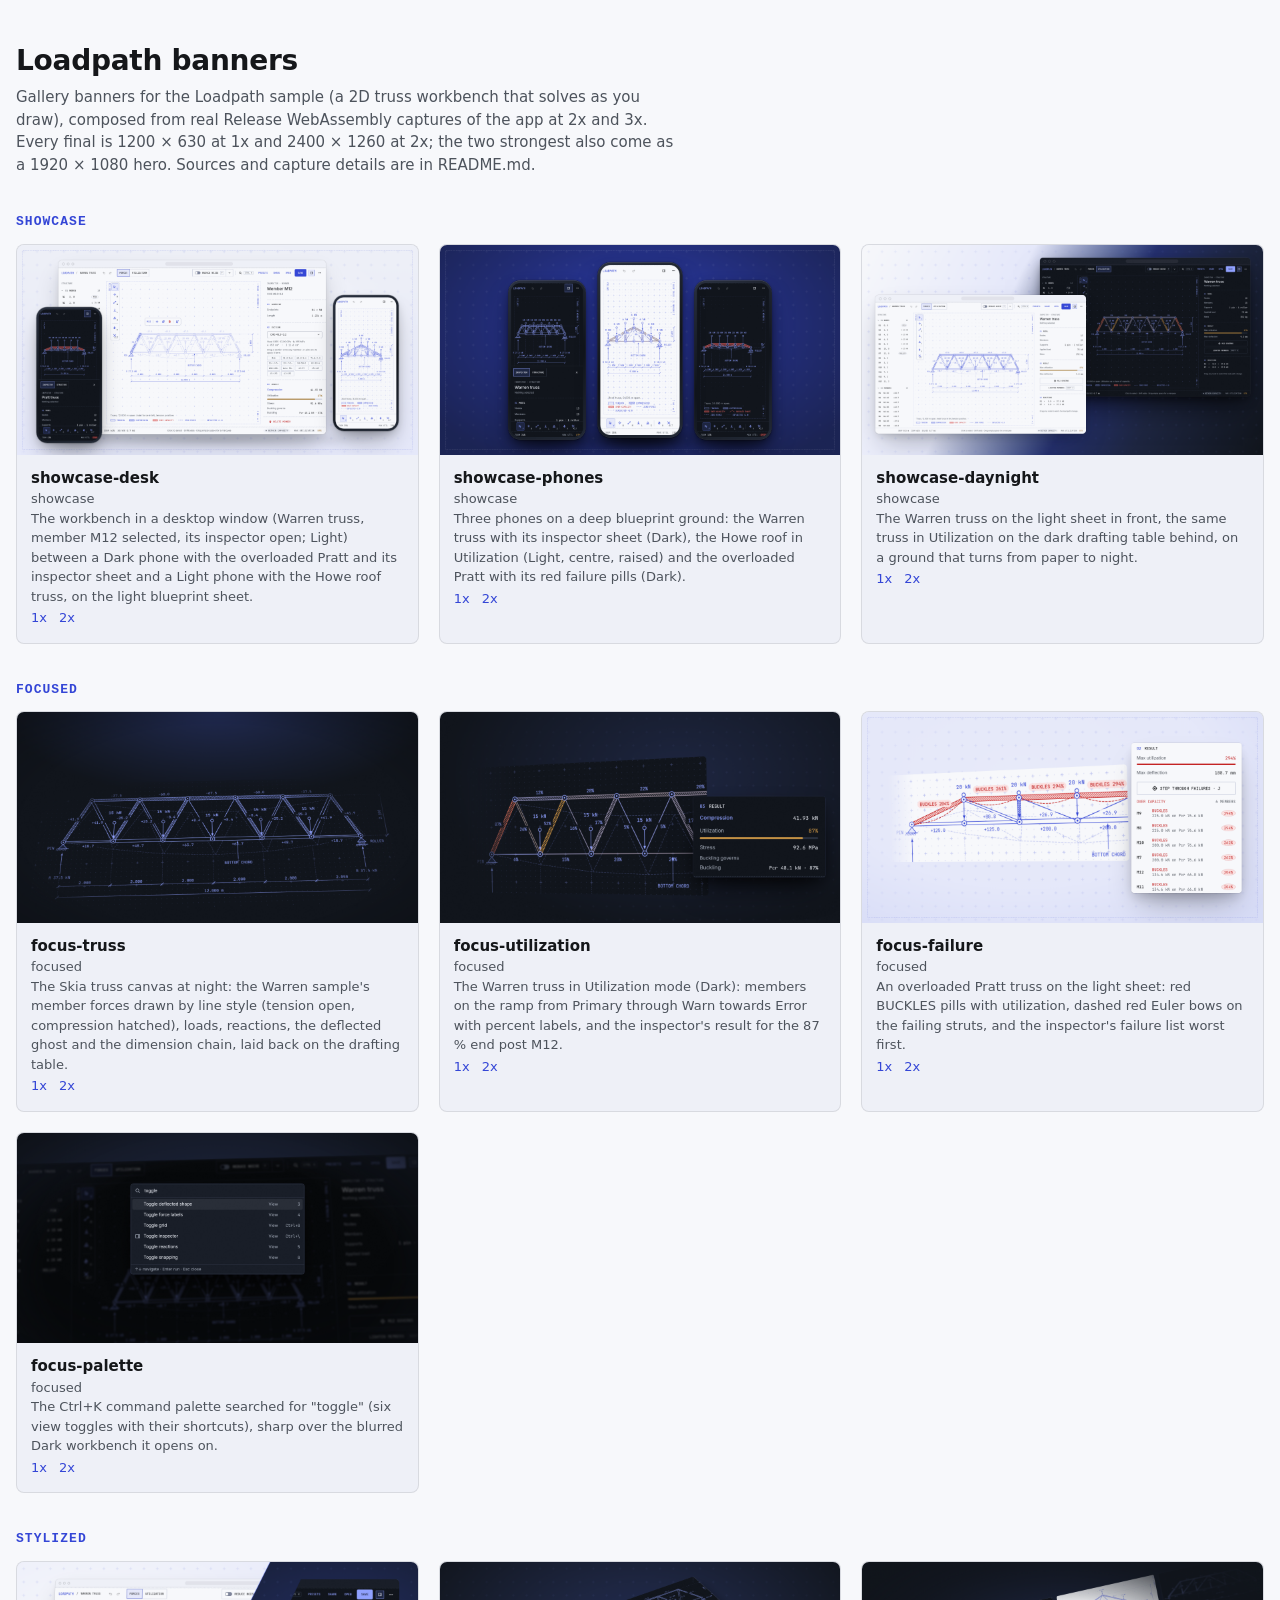
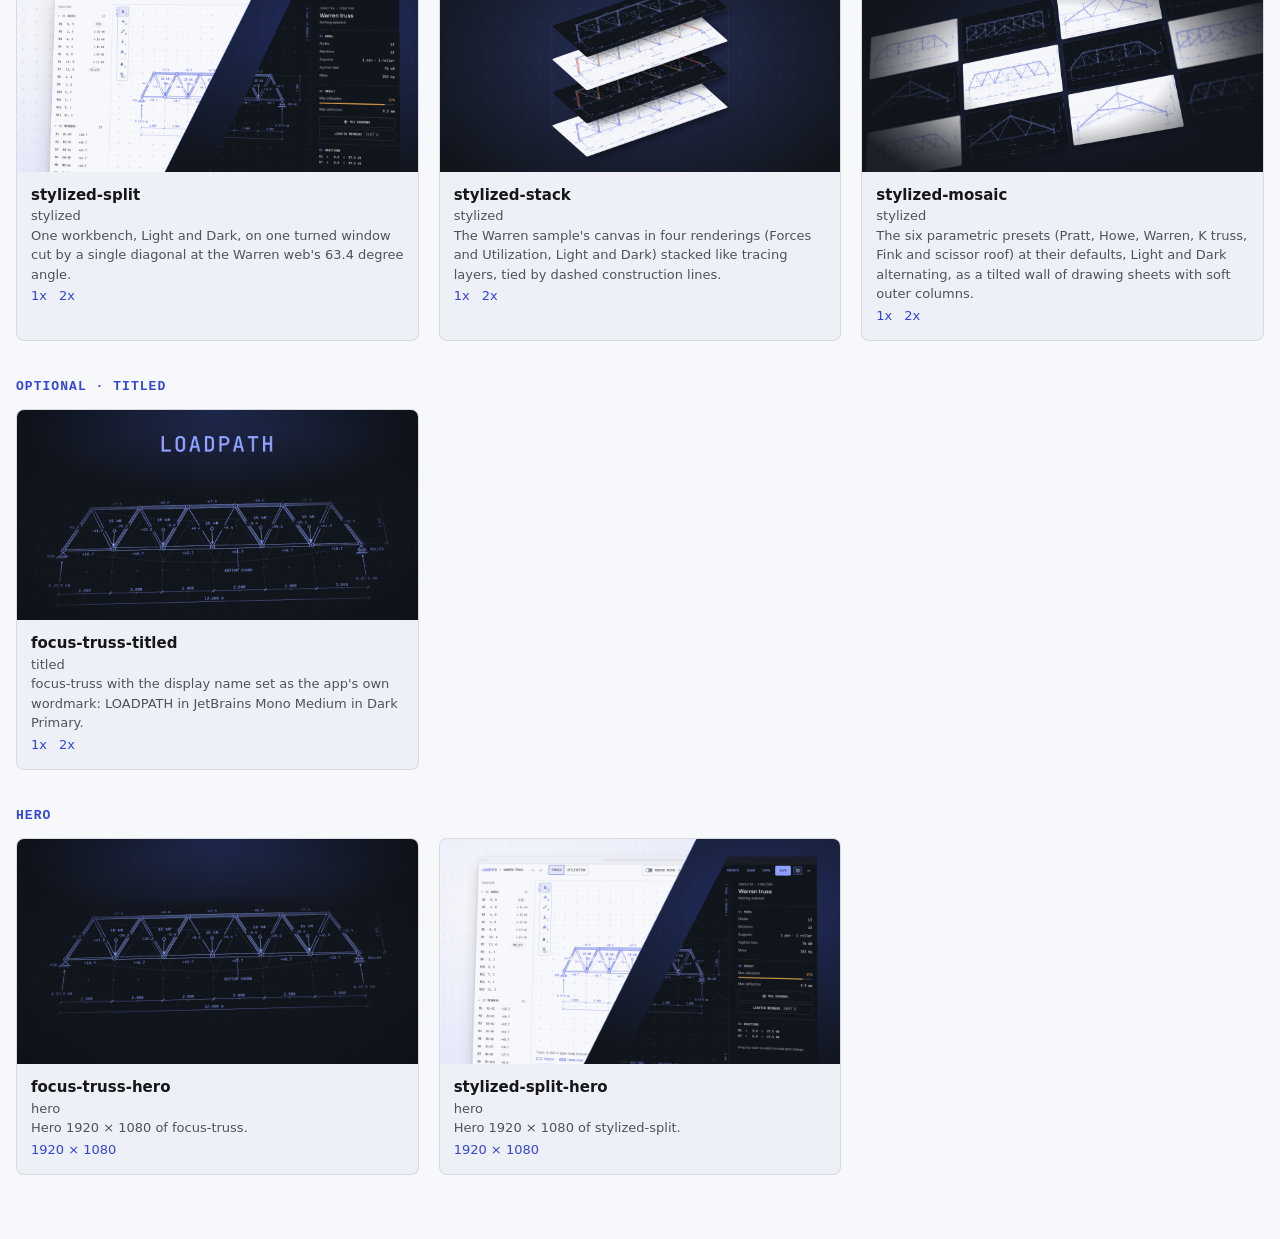
<file: docs/banners/index.html>
<!doctype html>
<html lang="en"><head><meta charset="utf-8">
<meta name="viewport" content="width=device-width, initial-scale=1">
<title>Loadpath banners</title>
<style>
  :root { --bg: #F7F8FB; --surface: #EEF0F7; --ink: #15171A; --muted: #4D535C; --line: rgba(21,23,26,.10); --accent: #3446D6; }
  @media (prefers-color-scheme: dark) { :root:not([data-theme="light"]) { --bg: #10141B; --surface: #181D27; --ink: #E6E9F0; --muted: #A9B1BF; --line: rgba(230,233,240,.10); --accent: #8FA0FF; } }
  :root[data-theme="dark"] { --bg: #10141B; --surface: #181D27; --ink: #E6E9F0; --muted: #A9B1BF; --line: rgba(230,233,240,.10); --accent: #8FA0FF; }
  * { box-sizing: border-box; }
  body { margin: 0; background: var(--bg); color: var(--ink); font: 15px/1.5 Inter, system-ui, sans-serif; }
  main { max-width: 1320px; margin: 0 auto; padding: 40px 16px 64px; }
  h1 { font-size: 28px; margin: 0 0 4px; letter-spacing: -.01em; }
  .lede { color: var(--muted); margin: 0 0 32px; max-width: 70ch; }
  h2 { font-size: 13px; text-transform: uppercase; letter-spacing: .08em; color: var(--accent); margin: 36px 0 12px; font-family: ui-monospace, monospace; }
  .grid { display: grid; grid-template-columns: repeat(auto-fill, minmax(min(100%, 400px), 1fr)); gap: 20px; }
  figure { margin: 0; background: var(--surface); border: 1px solid var(--line); border-radius: 8px; overflow: hidden; }
  figure img { display: block; width: 100%; height: auto; aspect-ratio: 1200 / 630; background: var(--line); }
  figure.hero img { aspect-ratio: 16 / 9; }
  figcaption { padding: 12px 14px 14px; }
  figcaption b { display: block; font-size: 15px; }
  figcaption span { display: block; color: var(--muted); font-size: 13px; }
  figcaption a { color: var(--accent); font-size: 13px; text-decoration: none; margin-right: 12px; }
</style></head>
<body><main>
  <h1>Loadpath banners</h1>
  <p class="lede">Gallery banners for the Loadpath sample (a 2D truss workbench that solves as you draw), composed from real Release WebAssembly captures of the app at 2x and 3x. Every final is 1200 × 630 at 1x and 2400 × 1260 at 2x; the two strongest also come as a 1920 × 1080 hero. Sources and capture details are in README.md.</p>
  <div id="sections"></div>
</main>
<script>
  const F = [
    ["showcase", "showcase-desk", "The workbench in a desktop window (Warren truss, member M12 selected, its inspector open; Light) between a Dark phone with the overloaded Pratt and its inspector sheet and a Light phone with the Howe roof truss, on the light blueprint sheet."],
    ["showcase", "showcase-phones", "Three phones on a deep blueprint ground: the Warren truss with its inspector sheet (Dark), the Howe roof in Utilization (Light, centre, raised) and the overloaded Pratt with its red failure pills (Dark)."],
    ["showcase", "showcase-daynight", "The Warren truss on the light sheet in front, the same truss in Utilization on the dark drafting table behind, on a ground that turns from paper to night."],
    ["focused", "focus-truss", "The Skia truss canvas at night: the Warren sample's member forces drawn by line style (tension open, compression hatched), loads, reactions, the deflected ghost and the dimension chain, laid back on the drafting table."],
    ["focused", "focus-utilization", "The Warren truss in Utilization mode (Dark): members on the ramp from Primary through Warn towards Error with percent labels, and the inspector's result for the 87 % end post M12."],
    ["focused", "focus-failure", "An overloaded Pratt truss on the light sheet: red BUCKLES pills with utilization, dashed red Euler bows on the failing struts, and the inspector's failure list worst first."],
    ["focused", "focus-palette", "The Ctrl+K command palette searched for \"toggle\" (six view toggles with their shortcuts), sharp over the blurred Dark workbench it opens on."],
    ["stylized", "stylized-split", "One workbench, Light and Dark, on one turned window cut by a single diagonal at the Warren web's 63.4 degree angle."],
    ["stylized", "stylized-stack", "The Warren sample's canvas in four renderings (Forces and Utilization, Light and Dark) stacked like tracing layers, tied by dashed construction lines."],
    ["stylized", "stylized-mosaic", "The six parametric presets (Pratt, Howe, Warren, K truss, Fink and scissor roof) at their defaults, Light and Dark alternating, as a tilted wall of drawing sheets with soft outer columns."],
    ["titled", "focus-truss-titled", "focus-truss with the display name set as the app's own wordmark: LOADPATH in JetBrains Mono Medium in Dark Primary."]
  ];
  const H = [
    ['focus-truss-hero', 'Hero 1920 × 1080 of focus-truss.'],
    ['stylized-split-hero', 'Hero 1920 × 1080 of stylized-split.'],
  ];
  const root = document.getElementById('sections');
  const card = (src, name, family, text, links, hero) => `<figure class="${hero ? 'hero' : ''}"><img src="${src}" alt="${name}" loading="lazy"><figcaption><b>${name}</b><span>${family}</span><span>${text}</span>${links}</figcaption></figure>`;
  for (const fam of ['showcase', 'focused', 'stylized', 'titled']) {
    const items = F.filter(f => f[0] === fam).map(([f, n, t]) => card(`finals/${n}@1x.png`, n, f, t,
      `<a href="finals/${n}@1x.png">1x</a><a href="finals/${n}@2x.png">2x</a>`));
    root.insertAdjacentHTML('beforeend', `<h2>${fam === 'titled' ? 'optional · titled' : fam}</h2><div class="grid">${items.join('')}</div>`);
  }
  root.insertAdjacentHTML('beforeend', `<h2>hero</h2><div class="grid">${H.map(([n, t]) => card(`finals/${n}.png`, n, 'hero', t, `<a href="finals/${n}.png">1920 × 1080</a>`, true)).join('')}</div>`);
</script>
</body></html>
</file>
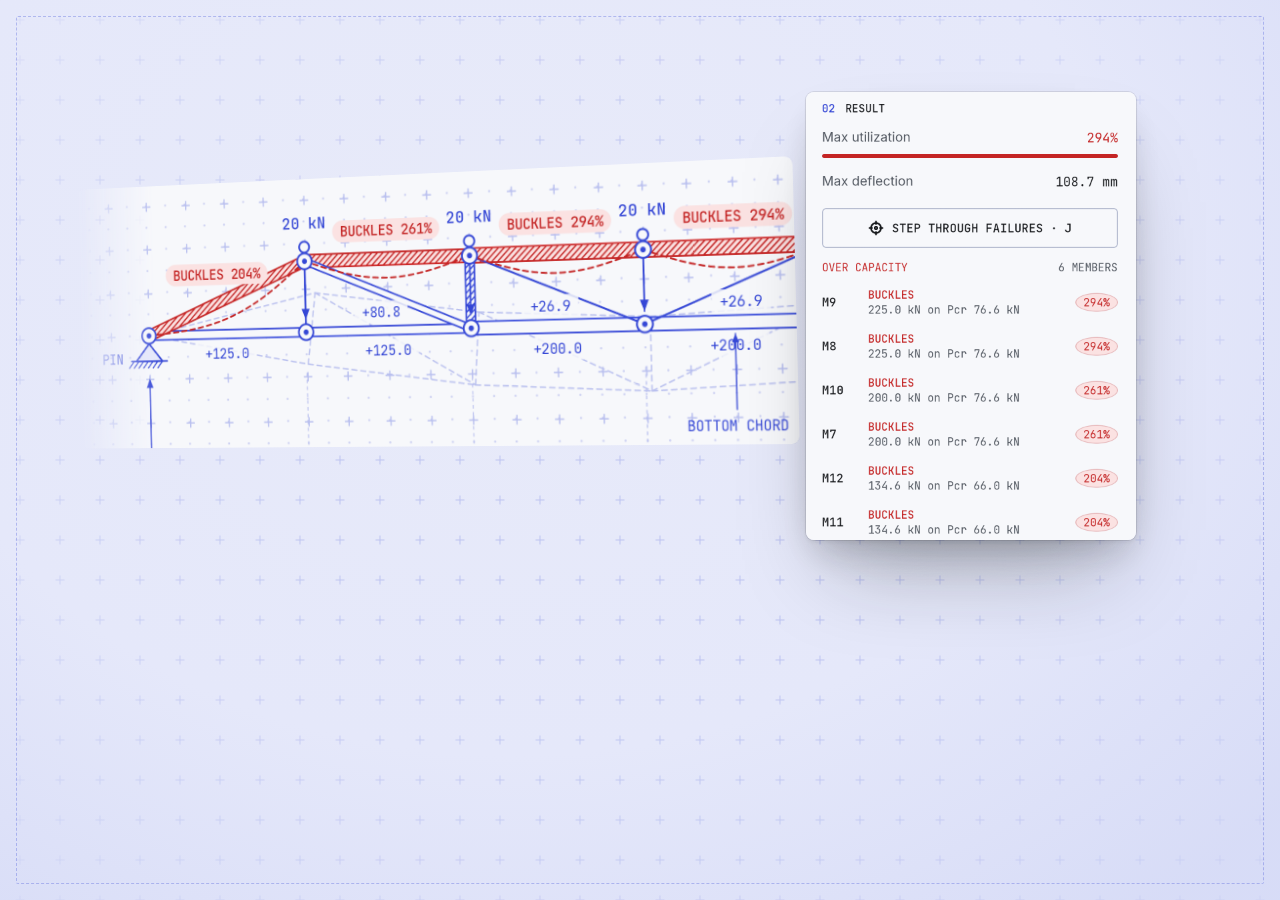
<file: docs/banners/src/focus-failure.html>
<!doctype html>
<html><head><meta charset="utf-8"><title>focus-failure</title>
<link rel="stylesheet" href="frames.css">
<style>
  /* The failure highlight on the light sheet: an overloaded Pratt truss (the app's own fixture, 24 m span, 6 panels,
     1.6 m deep) whose top chord buckles: red pills name the mode and the utilization (BUCKLES 204 %, 261 %, 294 %) and
     each failing strut carries its first Euler mode as a dashed red bow. In front, the inspector's result and its
     failure list, worst first, with the step-through command. Ground: PrimaryContainer (a touch of SurfaceVariant and
     PrimaryVariantLight), so the paper-white sheet reads against it, with the canvas grid and the frame's dashed hairline. */
  .stage { background: radial-gradient(80% 90% at 40% 30%, color-mix(in srgb, var(--pc) 70%, var(--raised)) 0%, var(--pc) 60%, color-mix(in srgb, var(--pc) 82%, var(--primary-soft)) 100%); }
  .crosses { --cross: rgba(52,70,214,.22); --fade: 80% 90% at 50% 48%; }
  .frame { position: absolute; inset: 16px; border: 1px dashed rgba(52,70,214,.30); border-radius: 2px; }
  .plane { position: absolute; left: -20px; top: 156px; width: 816px; transform-origin: 100% 50%; border-radius: 8px; overflow: hidden;
    transform: perspective(1500px) rotateY(-12deg) rotateZ(-1.5deg);
    box-shadow: 0 0 0 1px rgba(52,70,214,.20), 0 2px 4px rgba(21,23,26,.06), 0 22px 44px -14px rgba(21,23,26,.28);
    -webkit-mask-image: linear-gradient(90deg, transparent 0%, #000 16%); mask-image: linear-gradient(90deg, transparent 0%, #000 12%); }
  .plane img, .card img { width: 100%; height: auto; }
  .card { position: absolute; left: 806px; top: 92px; width: 330px; border-radius: 8px; overflow: hidden;
    box-shadow: 0 0 0 1px rgba(21,23,26,.10), 0 2px 4px rgba(21,23,26,.06), 0 18px 34px -10px rgba(21,23,26,.22), 0 50px 90px -30px rgba(21,23,26,.35); }
</style></head>
<body><div class="stage grain">
  <div class="crosses"></div>
  <div class="frame"></div>
  <div class="plane"><img src="cap/pratt-fail-light@3x.png"></div>
  <div class="card"><img src="cap/inspector-failures-light@3x.png"></div>
</div></body></html>
</file>
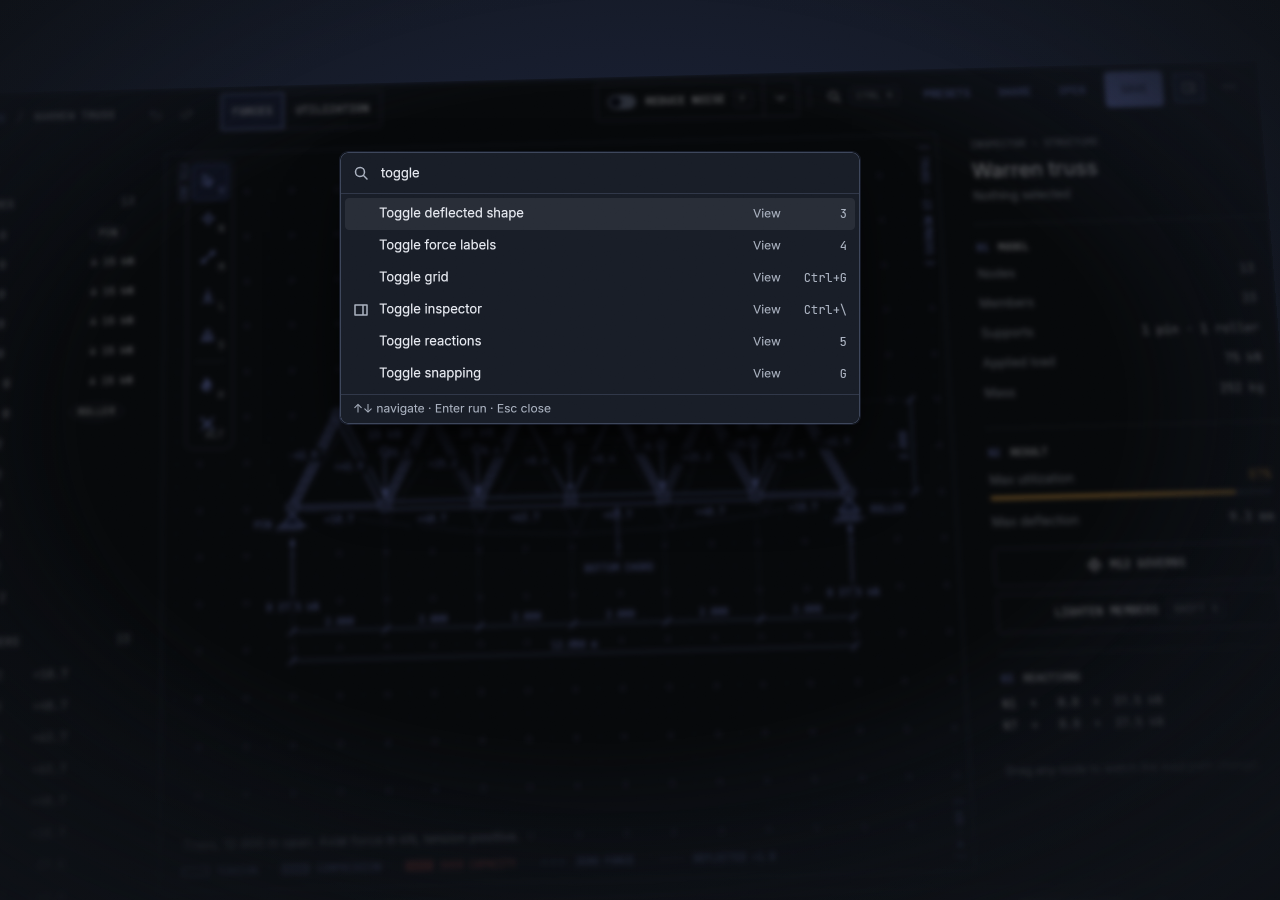
<file: docs/banners/src/focus-palette.html>
<!doctype html>
<html><head><meta charset="utf-8"><title>focus-palette</title>
<link rel="stylesheet" href="frames.css">
<style>
  /* The command palette (Ctrl+K) over the Warren workbench at night, searched for "toggle": the six toggles with their
     shortcuts. The screen behind it is the same capture, laid back and out of focus; the palette, cut from it, sits flat
     and sharp on top at its native pixels in the 2x export (520 CSS px from a 1040 px capture), lifted by a shadow, over
     the blurred copy of itself. Ground: Dark Background with a PrimaryContainer haze. */
  .stage { background: radial-gradient(80% 80% at 50% 40%, var(--n-pc), var(--n-paper) 80%); }
  .rig { position: absolute; left: 0; top: 0; width: 1200px; height: 630px; transform-origin: 50% 50%;
    transform: perspective(2000px) rotateX(9deg) rotateZ(-1.5deg); }
  .back { position: absolute; left: -77px; top: 70px; width: 1354px; filter: blur(2.6px) brightness(.8);
    -webkit-mask-image: radial-gradient(70% 70% at 50% 40%, #000 55%, transparent 100%); mask-image: radial-gradient(70% 70% at 50% 40%, #000 55%, transparent 100%); }
  .panel { position: absolute; width: 520px; left: 340px; top: 152px; border-radius: 8px; overflow: hidden;
    box-shadow: 0 0 0 1px rgba(143,160,255,.12), 0 18px 40px -8px rgba(0,0,0,.65), 0 50px 90px -30px rgba(0,0,0,.8); }
  .panel img, .back img { width: 100%; height: auto; }
  .vignette { position: absolute; inset: 0; background: radial-gradient(90% 90% at 50% 45%, rgba(16,20,27,0) 50%, rgba(8,10,14,.6) 100%); }
</style></head>
<body><div class="stage grain on-night" style="--grain:.05">
  <div class="rig">
    <div class="back"><img src="cap/desk-palette-dark@2x.png"></div>
  </div>
  <div class="vignette"></div>
  <div class="panel"><img src="cap/palette-dark@2x.png"></div>
</div></body></html>
</file>
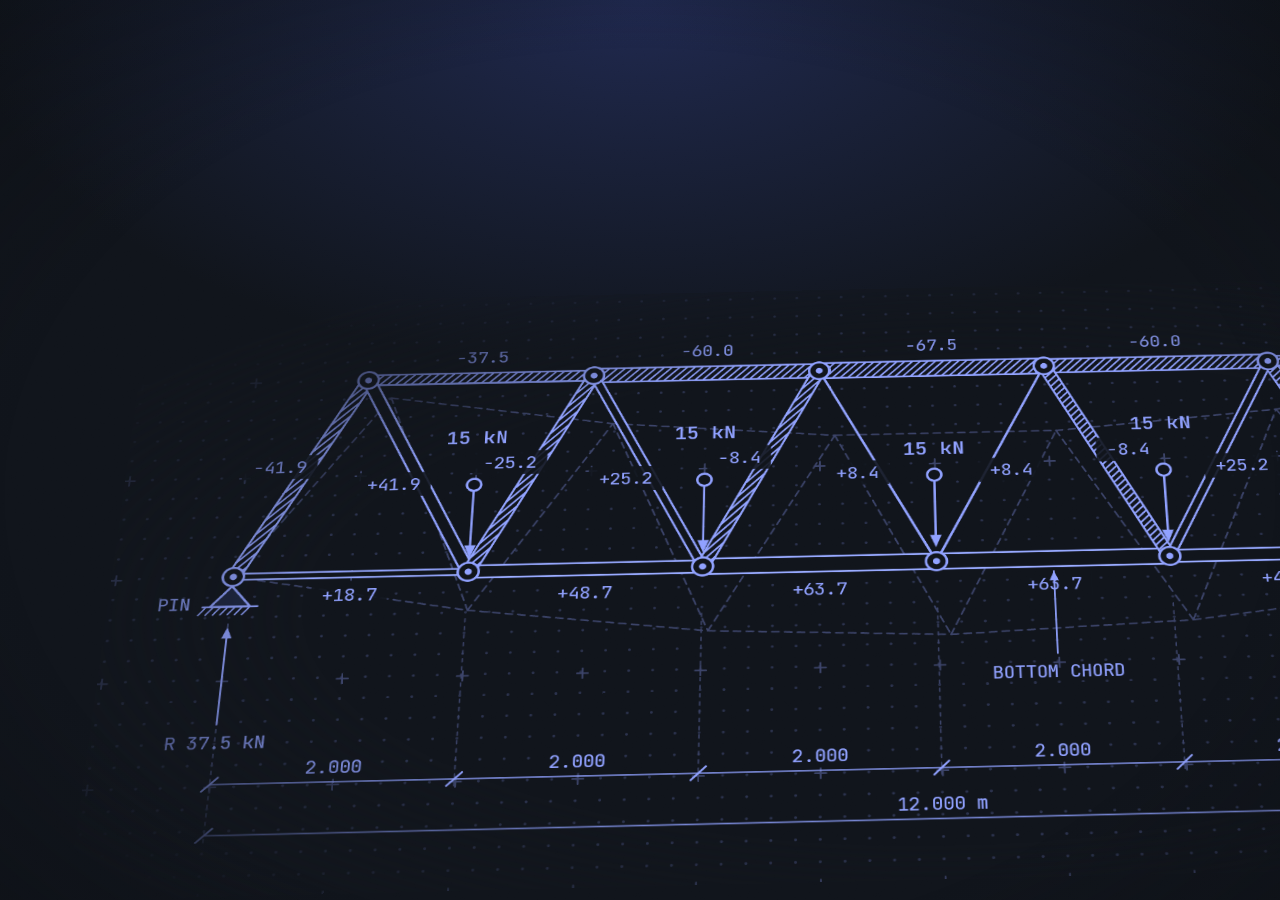
<file: docs/banners/src/focus-truss-hero.html>
<!doctype html>
<html><head><meta charset="utf-8"><title>focus-truss-hero</title>
<link rel="stylesheet" href="frames.css">
<style>
  /* The truss canvas at night: the Warren sample's member forces drawn by line style (tension as an open ribbon,
     compression hatched), its loads, reactions, deflected ghost and dimension chain, laid back like a sheet on the
     drafting table and falling off into it. The ground is the canvas's own paper (Dark Background), so the sheet's edge
     dissolves; a Dark PrimaryContainer haze sits above it. */
  .stage { background: radial-gradient(70% 55% at 50% 0%, color-mix(in srgb, var(--n-pc) 90%, var(--primary)) 0%, var(--n-paper) 75%), var(--n-paper); }
  .plane { position: absolute; left: 70px; top: 150px; width: 1780px; transform-origin: 50% 100%;
    transform: perspective(2360px) rotateX(24deg) rotateZ(-1.5deg);
    -webkit-mask-image: radial-gradient(62% 66% at 50% 54%, #000 62%, transparent 100%); mask-image: radial-gradient(62% 66% at 50% 54%, #000 62%, transparent 100%); }
  .plane img { width: 100%; height: auto; }
  .vignette { position: absolute; inset: 0; background: radial-gradient(90% 90% at 50% 55%, rgba(16,20,27,0) 55%, rgba(8,10,14,.55) 100%); }
</style></head>
<body><div class="stage grain" style="--grain:.05">
  <div class="plane"><img src="cap/truss-forces-dark@3x.png"></div>
  <div class="vignette"></div>
</div></body></html>
</file>
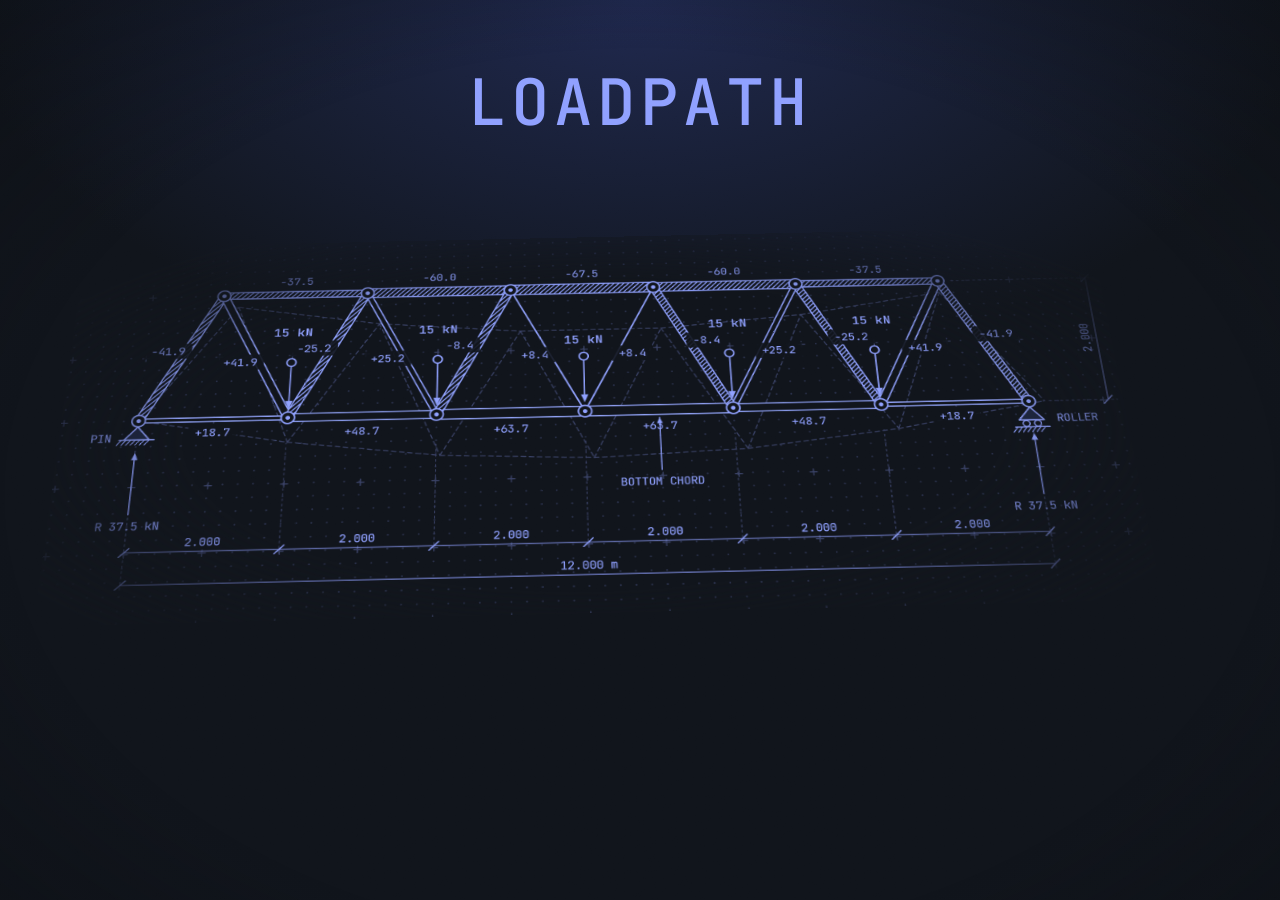
<file: docs/banners/src/focus-truss-titled.html>
<!doctype html>
<html><head><meta charset="utf-8"><title>focus-truss-titled</title>
<link rel="stylesheet" href="frames.css">
<style>
  /* The truss canvas at night: the Warren sample's member forces drawn by line style (tension as an open ribbon,
     compression hatched), its loads, reactions, deflected ghost and dimension chain, laid back like a sheet on the
     drafting table and falling off into it. The ground is the canvas's own paper (Dark Background), so the sheet's edge
     dissolves; a Dark PrimaryContainer haze sits above it. */
  .stage { background: radial-gradient(70% 55% at 50% 0%, color-mix(in srgb, var(--n-pc) 90%, var(--primary)) 0%, var(--n-paper) 75%), var(--n-paper); }
  .plane { position: absolute; left: 35px; top: 150px; width: 1130px; transform-origin: 50% 100%;
    transform: perspective(1500px) rotateX(24deg) rotateZ(-1.5deg);
    -webkit-mask-image: radial-gradient(62% 66% at 50% 54%, #000 62%, transparent 100%); mask-image: radial-gradient(62% 66% at 50% 54%, #000 62%, transparent 100%); }
  .plane img { width: 100%; height: auto; }
  .title { position: absolute; left: 0; right: 0; top: 70px; text-align: center; font: 500 64px/1 "JetBrains Mono"; letter-spacing: .08em; color: var(--n-primary); }
  .vignette { position: absolute; inset: 0; background: radial-gradient(90% 90% at 50% 55%, rgba(16,20,27,0) 55%, rgba(8,10,14,.55) 100%); }
</style></head>
<body><div class="stage grain" style="--grain:.05">
  <div class="plane"><img src="cap/truss-forces-dark@3x.png"></div>
  <div class="vignette"></div>
  <div class="title">LOADPATH</div>
</div></body></html>
</file>
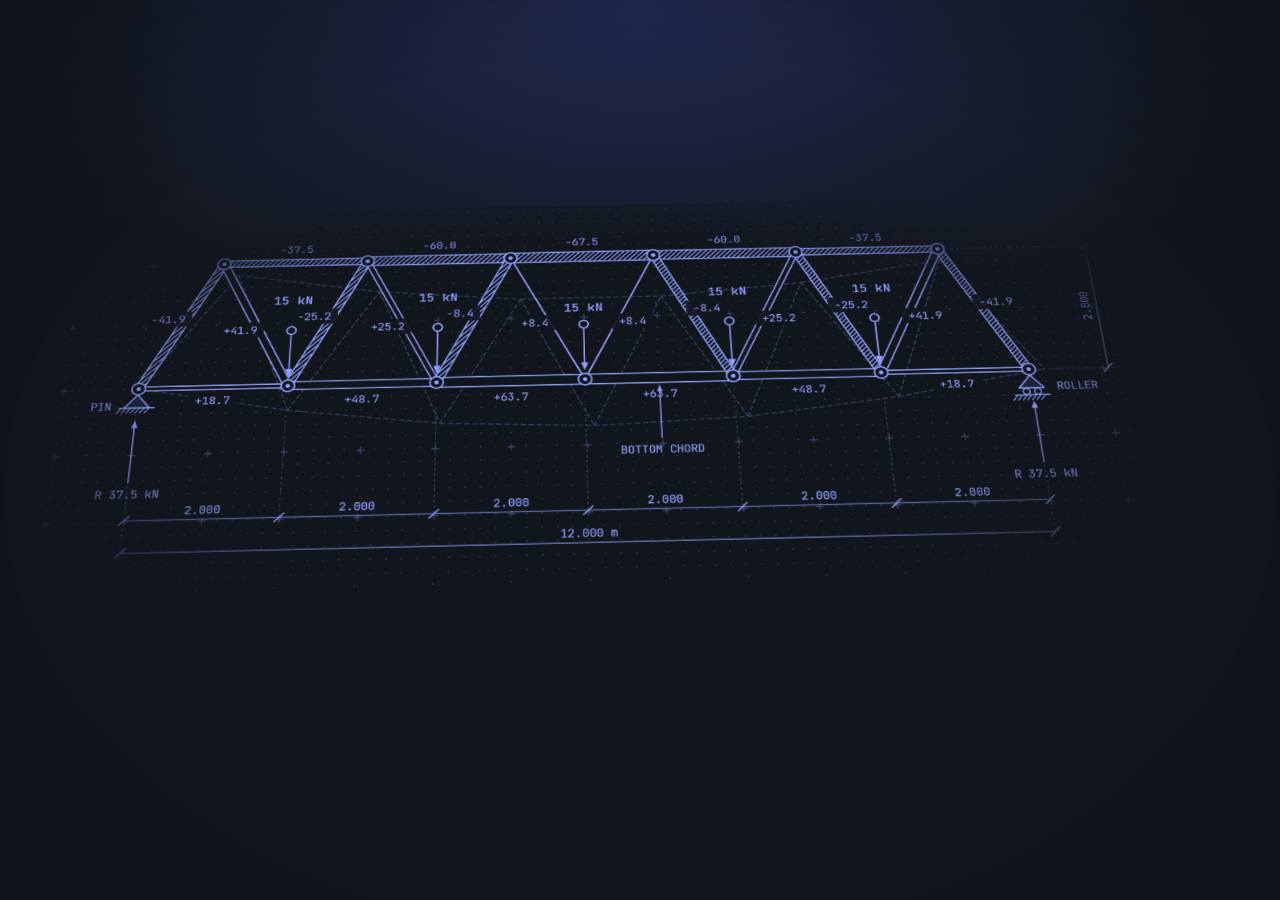
<file: docs/banners/src/focus-truss.html>
<!doctype html>
<html><head><meta charset="utf-8"><title>focus-truss</title>
<link rel="stylesheet" href="frames.css">
<style>
  /* The truss canvas at night: the Warren sample's member forces drawn by line style (tension as an open ribbon,
     compression hatched), its loads, reactions, deflected ghost and dimension chain, laid back like a sheet on the
     drafting table and falling off into it. The ground is the canvas's own paper (Dark Background), so the sheet's edge
     dissolves; a Dark PrimaryContainer haze sits above it. */
  .stage { background: radial-gradient(70% 55% at 50% 0%, color-mix(in srgb, var(--n-pc) 90%, var(--primary)) 0%, var(--n-paper) 75%), var(--n-paper); }
  .plane { position: absolute; left: 35px; top: 118px; width: 1130px; transform-origin: 50% 100%;
    transform: perspective(1500px) rotateX(24deg) rotateZ(-1.5deg);
    -webkit-mask-image: radial-gradient(62% 66% at 50% 54%, #000 62%, transparent 100%); mask-image: radial-gradient(62% 66% at 50% 54%, #000 62%, transparent 100%); }
  .plane img { width: 100%; height: auto; }
  .vignette { position: absolute; inset: 0; background: radial-gradient(90% 90% at 50% 55%, rgba(16,20,27,0) 55%, rgba(8,10,14,.55) 100%); }
</style></head>
<body><div class="stage grain" style="--grain:.05">
  <div class="plane"><img src="cap/truss-forces-dark@3x.png"></div>
  <div class="vignette"></div>
</div></body></html>
</file>
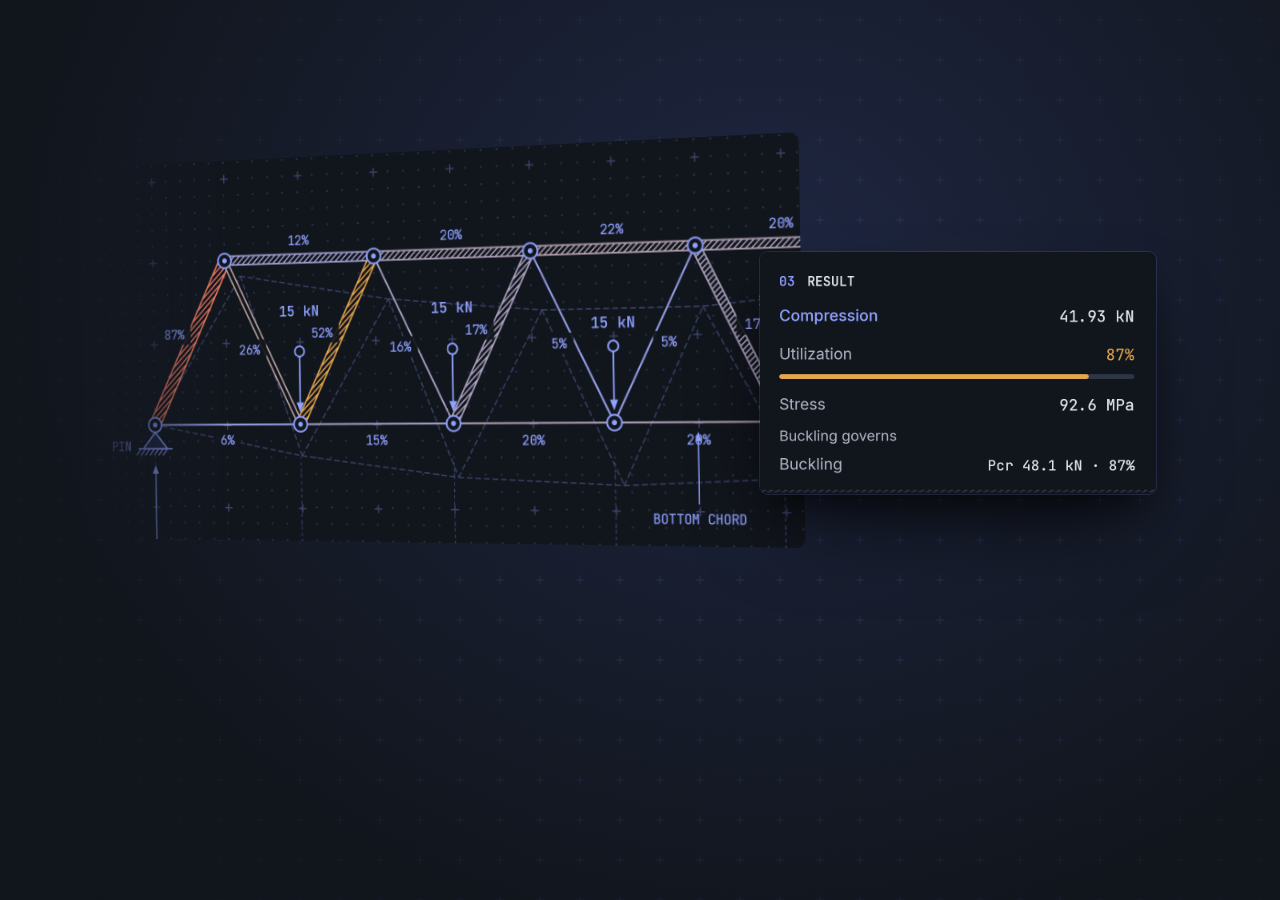
<file: docs/banners/src/focus-utilization.html>
<!doctype html>
<html><head><meta charset="utf-8"><title>focus-utilization</title>
<link rel="stylesheet" href="frames.css">
<style>
  /* The utilization ramp at night: the Warren sample in Utilization mode, each member coloured along the ramp from
     Primary through Warn towards Error with its percent label (5 % blue to the 87 % end post), and beside it the
     inspector's result for that end post, member M12: compression, the 87 % bar in Warn, stress and the buckling check.
     Ground: Dark Background with a PrimaryContainer haze; a faint Warn glow sits behind the card. */
  .stage { background: radial-gradient(70% 90% at 60% 30%, var(--n-pc) 0%, var(--n-paper) 85%); }
  .crosses { --cross: rgba(143,160,255,.13); --fade: 70% 80% at 60% 50%; }
  .plane { position: absolute; left: -30px; top: 132px; width: 832px; transform-origin: 100% 50%; border-radius: 8px; overflow: hidden;
    transform: perspective(1500px) rotateY(-13deg) rotateZ(-1deg);
    box-shadow: 0 0 0 1px rgba(143,160,255,.14), 0 24px 50px -12px rgba(0,0,0,.6);
    -webkit-mask-image: linear-gradient(90deg, transparent 0%, #000 22%); mask-image: linear-gradient(90deg, transparent 0%, #000 22%); }
  .plane img, .card img { width: 100%; height: auto; }
  .glow { position: absolute; left: 752px; top: 228px; width: 420px; height: 300px; border-radius: 50%;
    background: radial-gradient(closest-side, rgba(227,166,75,.13), rgba(227,166,75,0)); filter: blur(10px); }
  .card { position: absolute; left: 760px; top: 252px; width: 396px; border-radius: 8px; overflow: hidden;
    box-shadow: 0 0 0 1px rgba(143,160,255,.16), 0 18px 36px -10px rgba(0,0,0,.6), 0 48px 90px -30px rgba(0,0,0,.75); }
</style></head>
<body><div class="stage grain on-night" style="--grain:.05">
  <div class="crosses"></div>
  <div class="plane"><img src="cap/util-macro-dark@3x.png"></div>
  <div class="glow"></div>
  <div class="card"><img src="cap/inspector-result-dark@3x.png"></div>
</div></body></html>
</file>
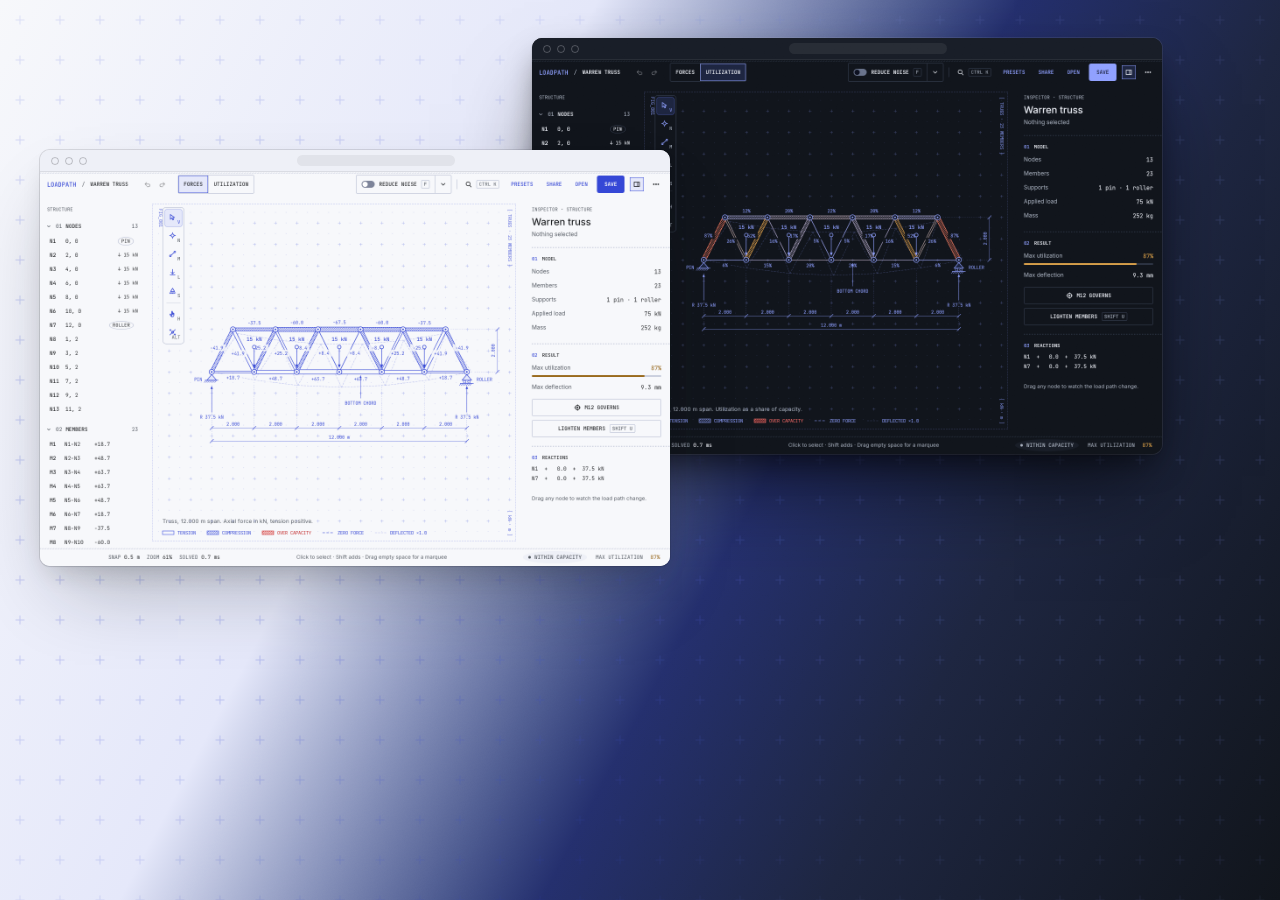
<file: docs/banners/src/showcase-daynight.html>
<!doctype html>
<html><head><meta charset="utf-8"><title>showcase-daynight</title>
<link rel="stylesheet" href="frames.css">
<style>
  /* Day and night: the Warren truss on the light sheet in front, its utilization on the dark table behind; the ground
     turns from paper (Background, PrimaryContainer) to the night table (Background, PrimaryContainer, Dark). */
  .stage { background: linear-gradient(118deg, var(--paper) 0%, var(--pc) 34%, color-mix(in srgb, var(--n-pc) 70%, var(--primary)) 58%, var(--n-pc) 74%, var(--n-paper) 100%); }
  .crosses.day { --cross: rgba(52,70,214,.22); --fade: 60% 90% at 18% 50%; }
  .crosses.night { --cross: rgba(143,160,255,.16); --fade: 55% 90% at 86% 46%; }
  .win.back { left: 532px; top: 38px; width: 630px; --bar: 22px; }
  .win.front { left: 40px; top: 150px; width: 630px; --bar: 22px; }
</style></head>
<body><div class="stage grain">
  <div class="crosses day"></div>
  <div class="crosses night"></div>
  <div class="win night back"><div class="bar"><i></i><i></i><i></i><b></b></div><img src="cap/desk-util-dark@2x.png"></div>
  <div class="win front"><div class="bar"><i></i><i></i><i></i><b></b></div><img src="cap/desk-warren-light@2x.png"></div>
</div></body></html>
</file>
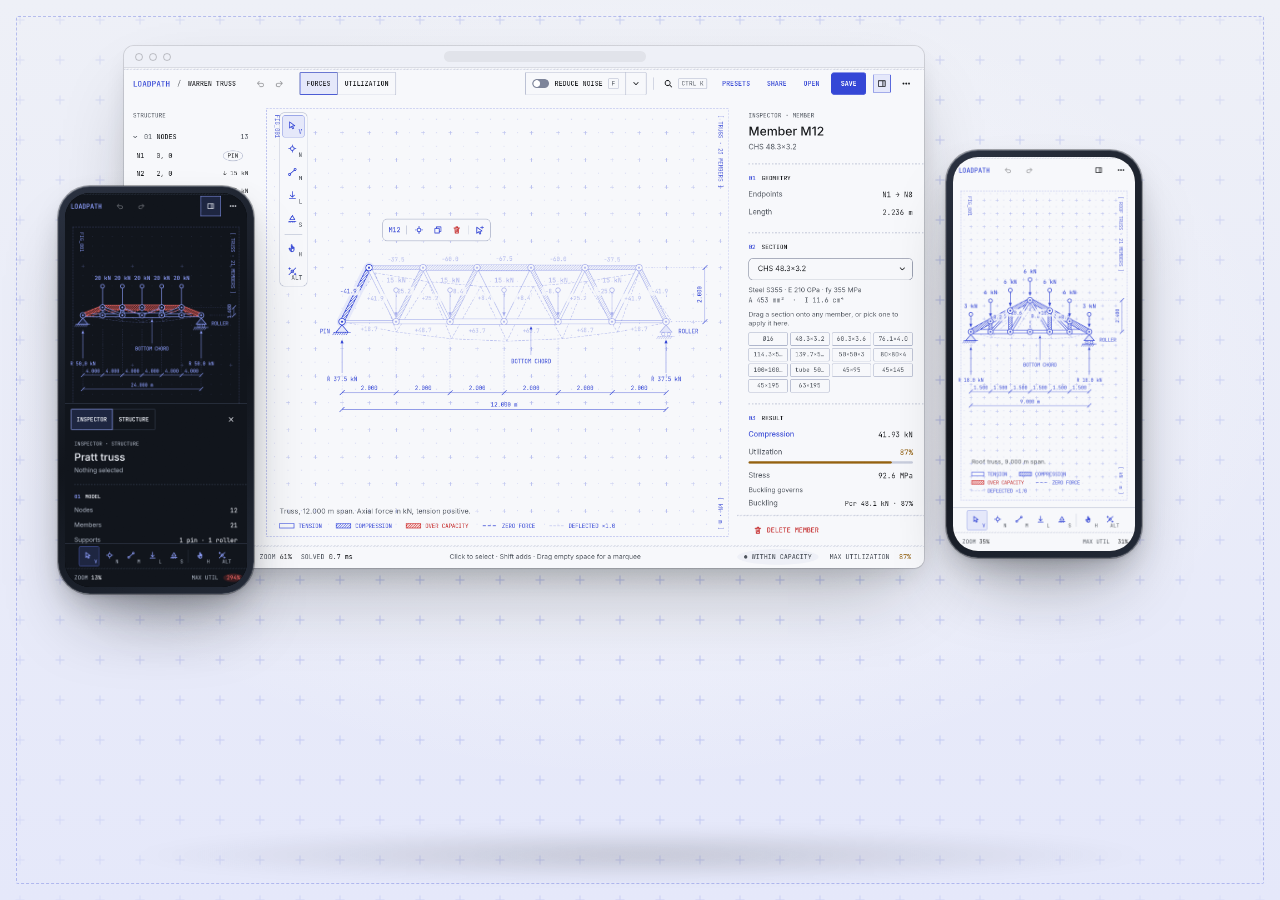
<file: docs/banners/src/showcase-desk.html>
<!doctype html>
<html><head><meta charset="utf-8"><title>showcase-desk</title>
<link rel="stylesheet" href="frames.css">
<style>
  /* House style on the light blueprint sheet: paper (Background) into PrimaryContainer, the canvas's "+" grid in Primary,
     and the canvas frame's dashed hairline around the whole banner. */
  .stage { background:
      radial-gradient(70% 62% at 50% 42%, rgba(247,248,251,1) 0%, rgba(247,248,251,0) 72%),
      linear-gradient(180deg, var(--raised) 0%, var(--pc) 100%); }
  .crosses { --cross: rgba(52,70,214,.26); --fade: 82% 92% at 50% 46%; }
  .frame { position: absolute; inset: 16px; border: 1px dashed rgba(52,70,214,.30); border-radius: 2px; }
  .floor { position: absolute; left: 10%; right: 10%; bottom: 18px; height: 54px; border-radius: 50%;
    background: radial-gradient(closest-side, rgba(21,23,26,.16), rgba(21,23,26,0)); filter: blur(6px); }
  .win { left: 124px; top: 46px; width: 800px; --bar: 22px; }
  .p1 { left: 58px; top: 186px; width: 196px; height: 408px; --bezel: 7px; --r: 32px; }
  .p2 { left: 946px; top: 150px; width: 196px; height: 408px; --bezel: 7px; --r: 32px; }
</style></head>
<body><div class="stage grain">
  <div class="crosses"></div>
  <div class="frame"></div>
  <div class="floor"></div>
  <div class="win"><div class="bar"><i></i><i></i><i></i><b></b></div><img src="cap/desk-m12-light@2x.png"></div>
  <div class="device p1"><div class="screen"><img src="cap/phone-pratt-sheet-dark@2x.png"></div></div>
  <div class="device p2"><div class="screen"><img src="cap/phone-roof-light@2x.png"></div></div>
</div></body></html>
</file>
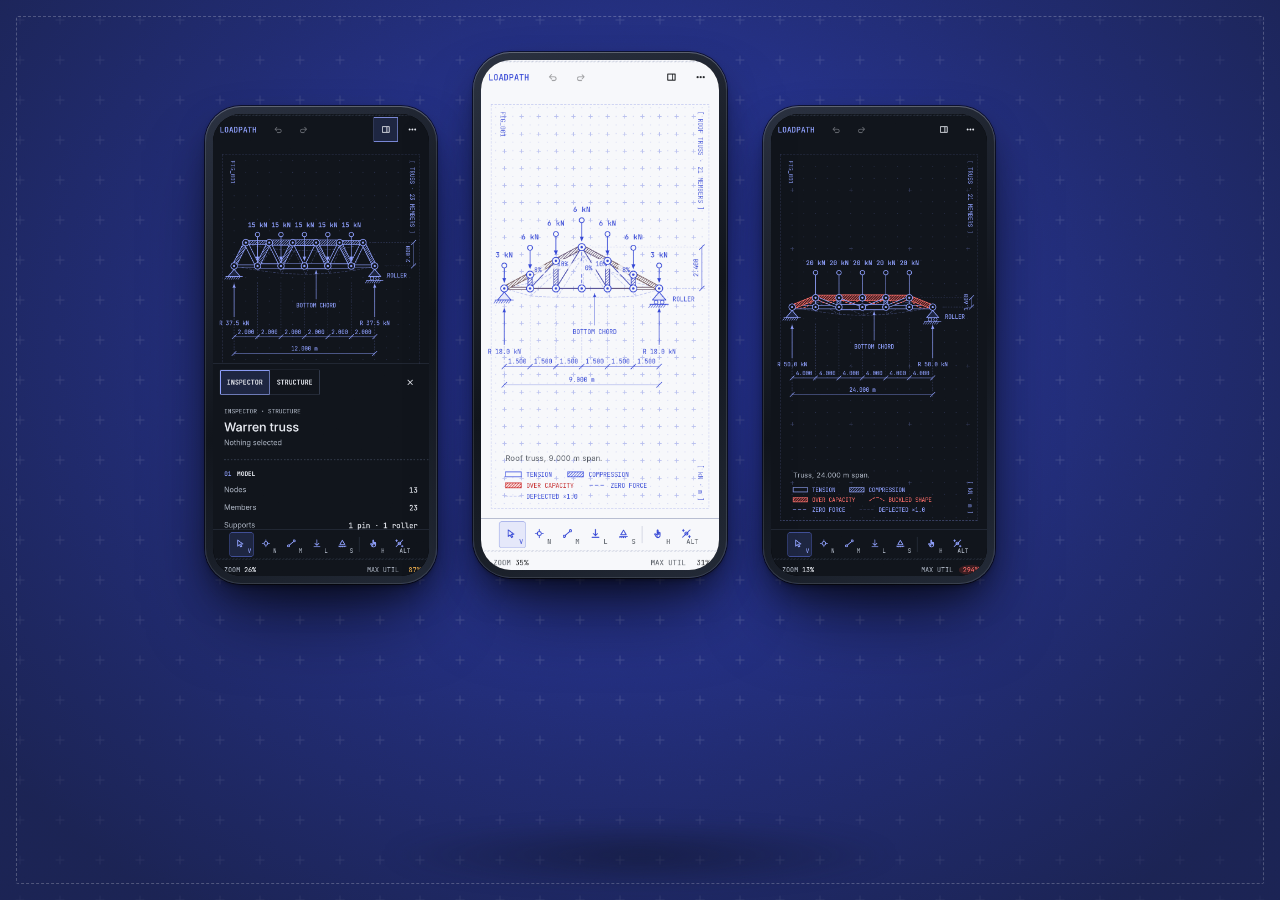
<file: docs/banners/src/showcase-phones.html>
<!doctype html>
<html><head><meta charset="utf-8"><title>showcase-phones</title>
<link rel="stylesheet" href="frames.css">
<style>
  /* Three phones on a deep blueprint: Primary (Light) sunk into the night paper, with the canvas's "+" grid and the
     frame's dashed hairline in OnPrimary at low alpha, like white lines on a cyanotype. */
  .stage { background:
      radial-gradient(64% 76% at 50% 38%, color-mix(in srgb, var(--primary) 78%, var(--n-paper)) 0%, color-mix(in srgb, var(--primary) 46%, var(--n-paper)) 62%, color-mix(in srgb, var(--primary) 30%, var(--n-paper)) 100%); }
  .crosses { --cross: rgba(255,255,255,.16); --fade: 86% 92% at 50% 44%; }
  .frame { position: absolute; inset: 16px; border: 1px dashed rgba(255,255,255,.22); border-radius: 2px; }
  .glow { position: absolute; left: 30%; right: 30%; bottom: 10px; height: 70px; border-radius: 50%;
    background: radial-gradient(closest-side, rgba(12,16,32,.45), rgba(12,16,32,0)); filter: blur(8px); }
  .p1 { left: 205px; top: 106px; width: 232px; height: 478px; --bezel: 8px; --r: 36px; }
  .p2 { left: 473px; top: 52px; width: 254px; height: 526px; --bezel: 8px; --r: 38px; }
  .p3 { left: 763px; top: 106px; width: 232px; height: 478px; --bezel: 8px; --r: 36px; }
</style></head>
<body><div class="stage grain on-night" style="--grain:.07">
  <div class="crosses"></div>
  <div class="frame"></div>
  <div class="glow"></div>
  <div class="device p1"><div class="screen"><img src="cap/phone-warren-sheet-dark@2x.png"></div></div>
  <div class="device p3"><div class="screen"><img src="cap/phone-pratt-dark@2x.png"></div></div>
  <div class="device p2"><div class="screen"><img src="cap/phone-roof-util-light@2x.png"></div></div>
</div></body></html>
</file>
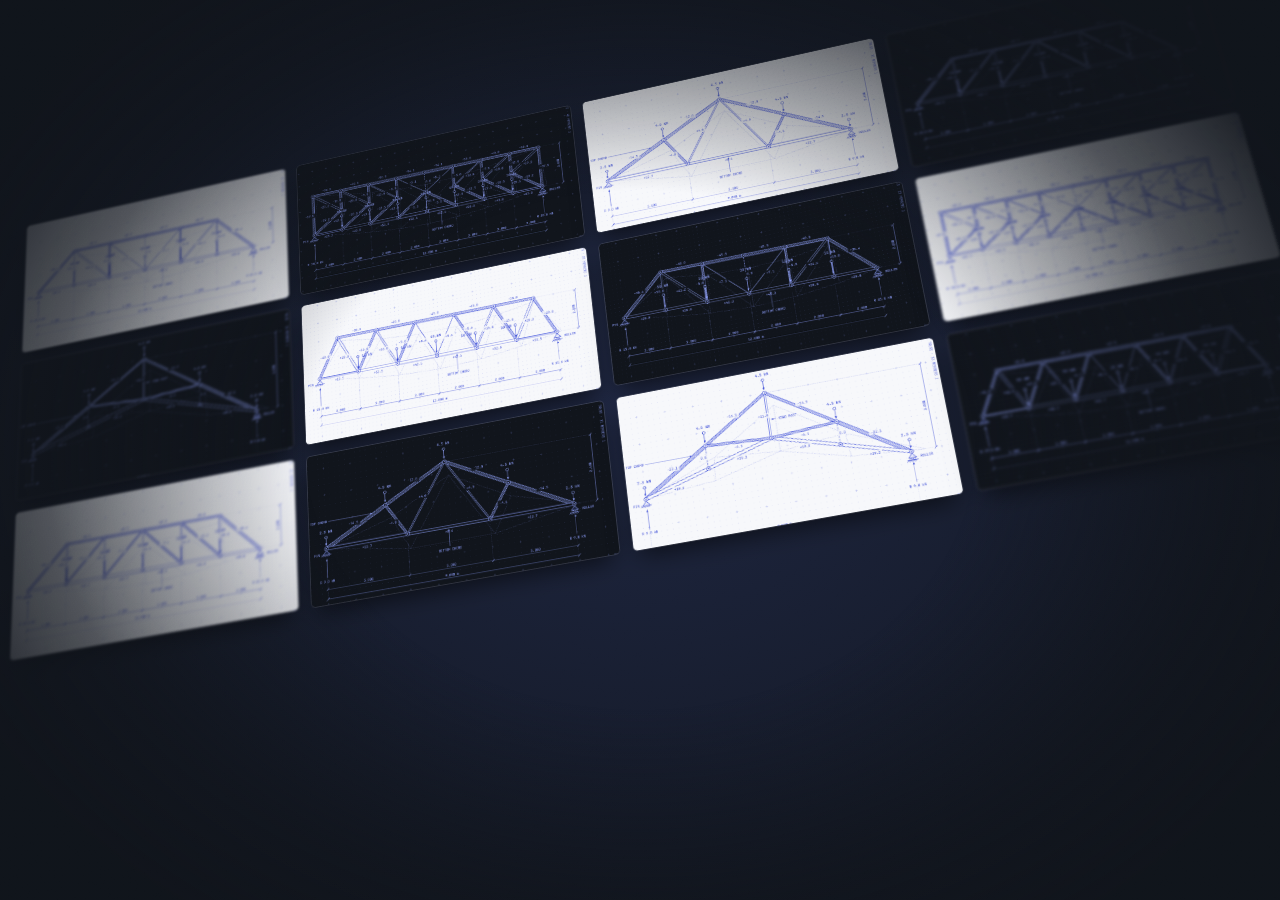
<file: docs/banners/src/stylized-mosaic.html>
<!doctype html>
<html><head><meta charset="utf-8"><title>stylized-mosaic</title>
<link rel="stylesheet" href="frames.css">
<style>
  /* The preset catalogue as a wall of drawing sheets: Pratt, Howe, Warren, K truss, Fink roof and scissor roof, each
     loaded from Presets at its defaults and solved, Light and Dark alternating (the twelfth sheet is the Warren sample),
     tilted back on the night drafting table and falling off at the edges. Ground: Dark Background and PrimaryContainer. */
  .stage { background: radial-gradient(80% 90% at 50% 45%, var(--n-pc), var(--n-paper) 85%); }
  .wall { position: absolute; left: 600px; top: 315px; width: 1488px; height: 578px; margin: -289px 0 0 -744px;
    transform: perspective(1800px) rotateX(24deg) rotateY(-14deg) rotateZ(-6deg) scale(.86); }
  .tile { position: absolute; width: 360px; height: 181.9px; border-radius: 5px; overflow: hidden; background: var(--paper);
    box-shadow: 0 0 0 1px rgba(230,233,240,.14), 0 14px 26px -8px rgba(0,0,0,.6); }
  .tile.night { background: var(--n-paper); }
  .tile img { width: 100%; height: 100%; }
  .fade { position: absolute; inset: 0; background: radial-gradient(58% 64% at 50% 50%, rgba(16,20,27,0) 45%, rgba(16,20,27,.72) 80%, rgba(16,20,27,.95) 100%); }
  /* depth of field: the outer columns soften, the middle two stay sharp */
  .tile.far { filter: blur(1.6px); }
</style></head>
<body><div class="stage grain on-night" style="--grain:.05">
  <div class="wall">
    <div class="tile far" style="left:0px;top:0px"><img src="cap/tile-pratt-light@1.25x.png"></div>
    <div class="tile night" style="left:376px;top:0px"><img src="cap/tile-k-dark@1.25x.png"></div>
    <div class="tile" style="left:752px;top:0px"><img src="cap/tile-fink-light@1.25x.png"></div>
    <div class="tile night far" style="left:1128px;top:0px"><img src="cap/tile-howe-dark@1.25x.png"></div>
    <div class="tile night far" style="left:0px;top:198px"><img src="cap/tile-scissor-dark@1.25x.png"></div>
    <div class="tile" style="left:376px;top:198px"><img src="cap/tile-warren-light@1.25x.png"></div>
    <div class="tile night" style="left:752px;top:198px"><img src="cap/tile-pratt-dark@1.25x.png"></div>
    <div class="tile far" style="left:1128px;top:198px"><img src="cap/tile-k-light@1.25x.png"></div>
    <div class="tile far" style="left:0px;top:396px"><img src="cap/tile-howe-light@1.25x.png"></div>
    <div class="tile night" style="left:376px;top:396px"><img src="cap/tile-fink-dark@1.25x.png"></div>
    <div class="tile" style="left:752px;top:396px"><img src="cap/tile-scissor-light@1.25x.png"></div>
    <div class="tile night far" style="left:1128px;top:396px"><img src="cap/tile-warren-sample-dark@1.25x.png"></div>
  </div>
  <div class="fade"></div>
</div></body></html>
</file>
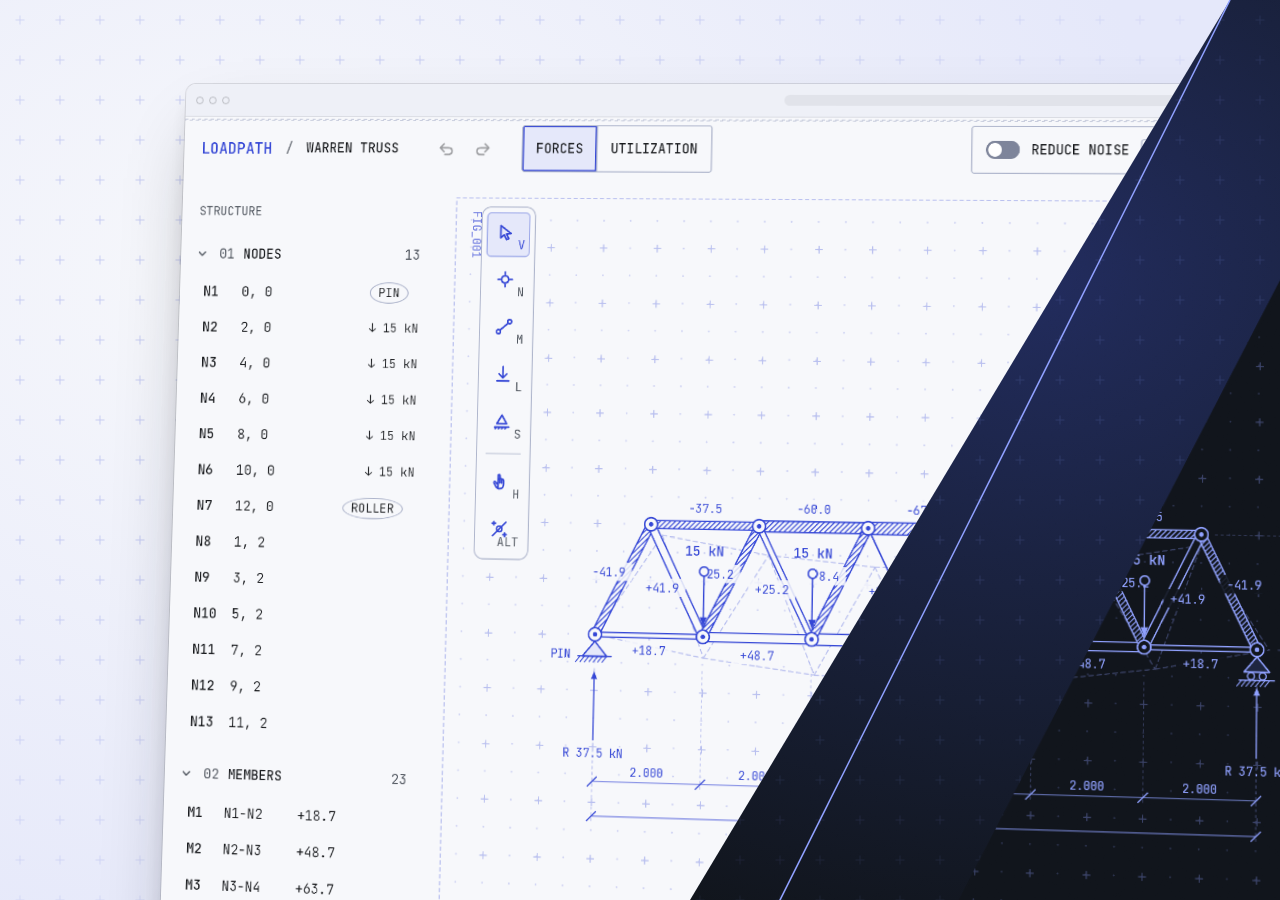
<file: docs/banners/src/stylized-split-hero.html>
<!doctype html>
<html><head><meta charset="utf-8"><title>stylized-split-hero</title>
<link rel="stylesheet" href="frames.css">
<style>
  /* One workbench, Light and Dark, cut on a single diagonal at the angle of the Warren's web members (rise 2 m over a
     1 m half-panel: 63.4 degrees). The same turned window is drawn twice, once per theme, each clipped to its side of
     the cut, so the ground and the window split on one line. */
  .half { position: absolute; inset: 0; overflow: hidden; }
  .day { background: radial-gradient(80% 90% at 20% 30%, var(--paper), var(--pc) 90%); clip-path: polygon(0 0, var(--cut-top) 0, var(--cut-bottom) 100%, 0 100%); }
  .night { background: radial-gradient(80% 90% at 80% 30%, color-mix(in srgb, var(--n-pc) 80%, var(--primary)), var(--n-paper) 85%); clip-path: polygon(var(--cut-top) 0, 100% 0, 100% 100%, var(--cut-bottom) 100%); }
  .stage { --cut-top: 1230px; --cut-bottom: 690px; perspective: 3500px; }
  .day .crosses { --cross: rgba(52,70,214,.22); --fade: 90% 100% at 30% 40%; }
  .night .crosses { --cross: rgba(143,160,255,.15); --fade: 90% 100% at 70% 40%; }
  .rig { position: absolute; left: 150px; top: 84px; width: 1640px; transform-origin: 50% 0; transform: perspective(3800px) rotateY(-9deg) rotateX(5deg); }
  .rig .win { position: relative; width: 100%; --bar: 34px; }
  .line { position: absolute; left: 0; top: 0; width: 2px; height: 100%; background: var(--primary-soft); transform-origin: 0 0; }
</style></head>
<body><div class="stage grain" style="--grain:.05">
  <div class="half day"><div class="crosses"></div>
    <div class="rig"><div class="win"><div class="bar"><i></i><i></i><i></i><b></b></div><img src="cap/desk-warren-light@2x.png"></div></div></div>
  <div class="half night on-night"><div class="crosses"></div>
    <div class="rig"><div class="win night"><div class="bar"><i></i><i></i><i></i><b></b></div><img src="cap/desk-warren-dark@2x.png"></div></div></div>
  <svg width="1920" height="1080" style="position:absolute;inset:0"><line x1="1230" y1="0" x2="690" y2="1080" stroke="#8FA0FF" stroke-width="1.5" /></svg>
</div></body></html>
</file>
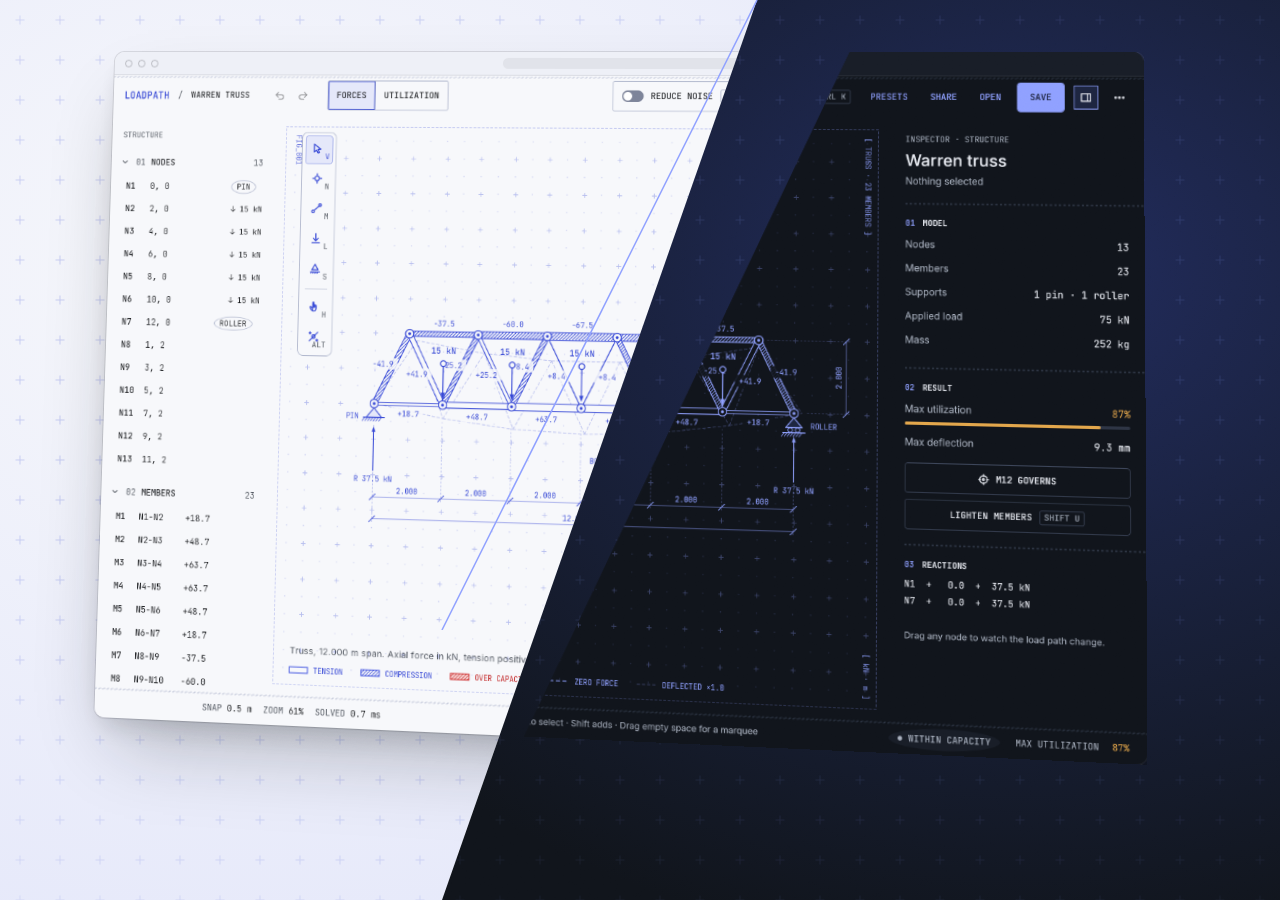
<file: docs/banners/src/stylized-split.html>
<!doctype html>
<html><head><meta charset="utf-8"><title>stylized-split</title>
<link rel="stylesheet" href="frames.css">
<style>
  /* One workbench, Light and Dark, cut on a single diagonal at the angle of the Warren's web members (rise 2 m over a
     1 m half-panel: 63.4 degrees). The same turned window is drawn twice, once per theme, each clipped to its side of
     the cut, so the ground and the window split on one line. */
  .half { position: absolute; inset: 0; overflow: hidden; }
  .day { background: radial-gradient(80% 90% at 20% 30%, var(--paper), var(--pc) 90%); clip-path: polygon(0 0, var(--cut-top) 0, var(--cut-bottom) 100%, 0 100%); }
  .night { background: radial-gradient(80% 90% at 80% 30%, color-mix(in srgb, var(--n-pc) 80%, var(--primary)), var(--n-paper) 85%); clip-path: polygon(var(--cut-top) 0, 100% 0, 100% 100%, var(--cut-bottom) 100%); }
  .stage { --cut-top: 757px; --cut-bottom: 442px; perspective: 2200px; }
  .day .crosses { --cross: rgba(52,70,214,.22); --fade: 90% 100% at 30% 40%; }
  .night .crosses { --cross: rgba(143,160,255,.15); --fade: 90% 100% at 70% 40%; }
  .rig { position: absolute; left: 92px; top: 52px; width: 1040px; transform-origin: 50% 0; transform: perspective(2400px) rotateY(-9deg) rotateX(5deg); }
  .rig .win { position: relative; width: 100%; --bar: 24px; }
  .line { position: absolute; left: 0; top: 0; width: 2px; height: 100%; background: var(--primary-soft); transform-origin: 0 0; }
</style></head>
<body><div class="stage grain" style="--grain:.05">
  <div class="half day"><div class="crosses"></div>
    <div class="rig"><div class="win"><div class="bar"><i></i><i></i><i></i><b></b></div><img src="cap/desk-warren-light@2x.png"></div></div></div>
  <div class="half night on-night"><div class="crosses"></div>
    <div class="rig"><div class="win night"><div class="bar"><i></i><i></i><i></i><b></b></div><img src="cap/desk-warren-dark@2x.png"></div></div></div>
  <svg width="1200" height="630" style="position:absolute;inset:0"><line x1="757" y1="0" x2="442" y2="630" stroke="#8FA0FF" stroke-width="1.5" /></svg>
</div></body></html>
</file>
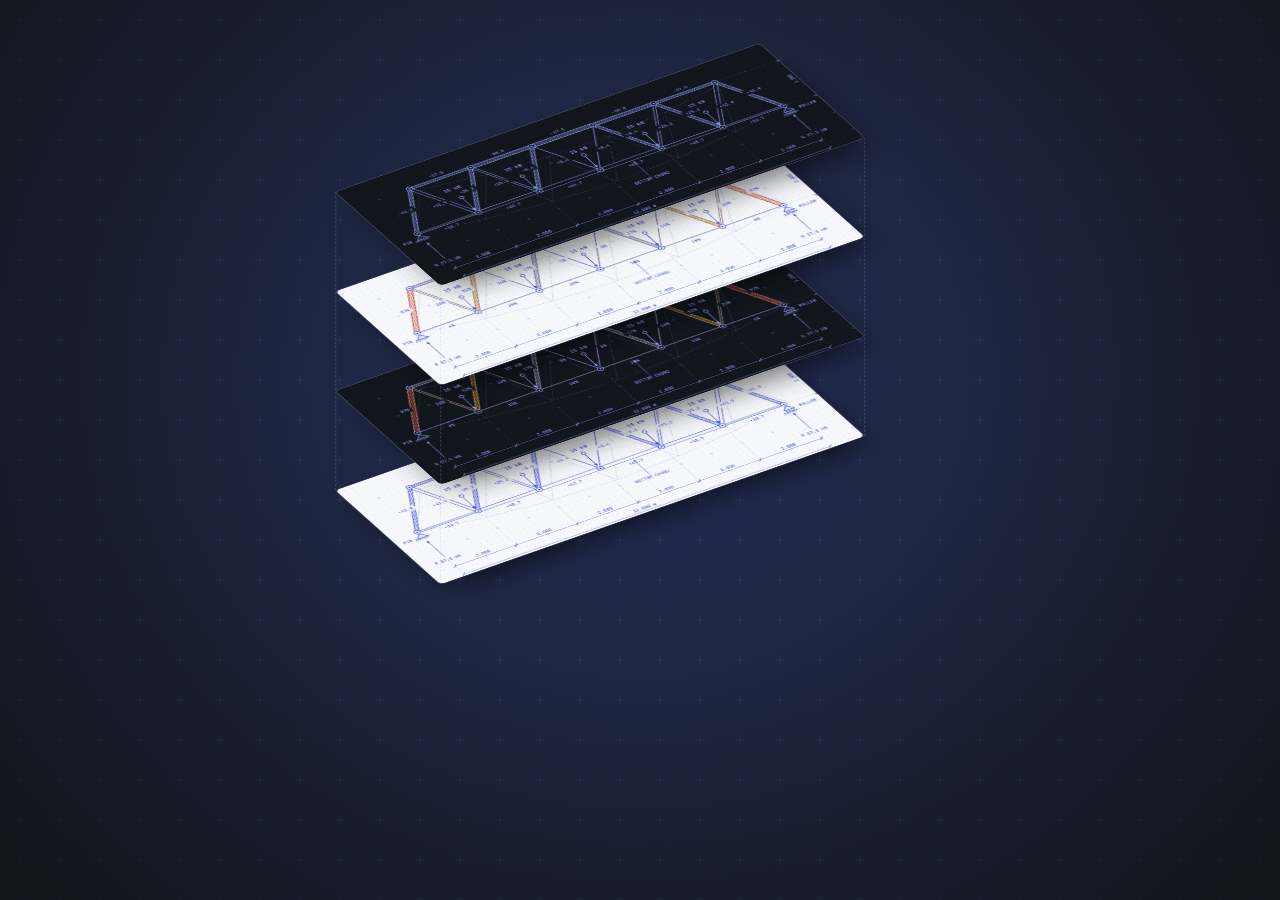
<file: docs/banners/src/stylized-stack.html>
<!doctype html>
<html><head><meta charset="utf-8"><title>stylized-stack</title>
<link rel="stylesheet" href="frames.css">
<style>
  /* One drawing, four renderings, stacked like tracing layers: the Warren sample's canvas in Forces (Light), Utilization
     (Dark), Utilization (Light) and Forces (Dark) on top, all at the same framing so the truss lines up through the
     stack. Dashed construction lines (Dark Primary, low alpha) tie the corners, as on an exploded drawing.
     Ground: Dark Background into PrimaryContainer with the canvas grid. */
  .stage { background: radial-gradient(70% 90% at 50% 42%, color-mix(in srgb, var(--n-pc) 85%, var(--primary)) 0%, var(--n-pc) 36%, var(--n-paper) 90%); }
  .crosses { --cross: rgba(143,160,255,.14); --fade: 80% 90% at 50% 45%; }
  .iso { position: absolute; left: 600px; top: 314px; width: 0; height: 0; transform-style: preserve-3d;
    transform: rotateX(56deg) rotateZ(-32deg); }
  .layer { position: absolute; width: 500px; height: 197.2px; left: -250px; top: -98.6px; border-radius: 5px; overflow: hidden;
    box-shadow: 0 0 0 1px rgba(230,233,240,.18), 0 24px 40px -10px rgba(0,0,0,.55); }
  .layer img { width: 100%; height: 100%; }
  .post { position: absolute; width: 0; height: 360px; border-left: 1px dashed rgba(143,160,255,.40); transform-origin: 0 0; }
  .l0 { transform: translateZ(-180px); }
  .l1 { transform: translateZ(-60px); }
  .l2 { transform: translateZ(60px); }
  .l3 { transform: translateZ(180px); }
</style></head>
<body><div class="stage grain on-night" style="--grain:.06">
  <div class="crosses"></div>
  <div class="iso">
    <div class="post" style="left:-250px;top:-98.6px;transform:translateZ(-180px) rotateX(90deg)"></div>
    <div class="post" style="left:250px;top:-98.6px;transform:translateZ(-180px) rotateX(90deg)"></div>
    <div class="post" style="left:250px;top:98.6px;transform:translateZ(-180px) rotateX(90deg)"></div>
    <div class="post" style="left:-250px;top:98.6px;transform:translateZ(-180px) rotateX(90deg)"></div>
    <div class="layer l0"><img src="cap/layer-forces-light@1.5x.png"></div>
    <div class="layer l1"><img src="cap/layer-util-dark@1.5x.png"></div>
    <div class="layer l2"><img src="cap/layer-util-light@1.5x.png"></div>
    <div class="layer l3"><img src="cap/layer-forces-dark@1.5x.png"></div>
  </div>
</div></body></html>
</file>
<file: docs/banners/src/frames.css>
/* Shared frames and grounds for the Loadpath banners. Every colour is the app's own:
   Loadpath/Styles/ColorPaletteOverride.xaml (Light, and Dark keyed "Default") and the Warn step of the utilization ramp
   in Loadpath/App.xaml. Grounds mix two of these at a time; grids, hairlines and shadows are the same values at reduced
   alpha. The app's look is a blueprint drafting sheet (paper, ink, blueprint-blue structure, hairlines, "+" grid
   crosses), so the grounds are drafting surfaces: the light sheet, the night drafting table, and a deep blueprint. */
:root {
  /* Light: the blueprint sheet */
  --primary: #3446D6;          /* PrimaryColor */
  --primary-pressed: #3142C7;  /* PrimaryVariantDarkColor */
  --primary-soft: #9AA6E8;     /* PrimaryVariantLightColor */
  --pc: #E5E8FA;               /* PrimaryContainerColor */
  --paper: #F7F8FB;            /* BackgroundColor, SurfaceColor */
  --raised: #EEF0F7;           /* SurfaceVariantColor, SecondaryContainerColor */
  --ink: #15171A;              /* OnSurfaceColor, SurfaceInverseColor */
  --ink-2: #4D535C;            /* OnSurfaceVariantColor, SecondaryColor */
  --outline: #7C8399;          /* OutlineColor */
  --rule: #AEB5CC;             /* OutlineVariantColor */
  --error: #C42323;            /* ErrorColor */
  --warn: #93600F;             /* App.xaml WarnColor (Light) */
  /* Dark ("Default"): the drafting table at night */
  --n-primary: #8FA0FF;        /* PrimaryColor */
  --n-on-primary: #0C1020;     /* OnPrimaryColor */
  --n-primary-soft: #4B5BB0;   /* PrimaryVariantLightColor */
  --n-pc: #1D2540;             /* PrimaryContainerColor */
  --n-paper: #10141B;          /* BackgroundColor, SurfaceColor */
  --n-raised: #181D27;         /* SurfaceVariantColor */
  --n-raised-2: #1B2130;       /* TertiaryContainerColor */
  --n-ink: #E6E9F0;            /* OnSurfaceColor */
  --n-ink-2: #A9B1BF;          /* OnSurfaceVariantColor */
  --n-outline: #68728A;        /* OutlineColor */
  --n-rule: #3D465A;           /* OutlineVariantColor */
  --n-error: #FF6E6A;          /* ErrorColor */
  --n-error-c: #3A1C20;        /* ErrorContainerColor */
  --n-warn: #E3A64B;           /* App.xaml WarnColor (Dark) */
}
@font-face { font-family: 'JetBrains Mono'; font-weight: 500; src: url('fonts/JetBrainsMono-Medium.ttf'); }
* { box-sizing: border-box; }
html, body { margin: 0; width: 100%; height: 100%; overflow: hidden; background: var(--paper); }
.stage { position: absolute; inset: 0; overflow: hidden; }
img { display: block; }

/* Paper grain from an SVG turbulence, over the ground only */
.grain::after {
  content: ''; position: absolute; inset: 0; pointer-events: none; opacity: var(--grain, .05); mix-blend-mode: overlay; z-index: 50;
  background-image: url("data:image/svg+xml;utf8,<svg xmlns='http://www.w3.org/2000/svg' width='240' height='240'><filter id='n'><feTurbulence type='fractalNoise' baseFrequency='.85' numOctaves='3' stitchTiles='stitch'/><feColorMatrix values='0 0 0 0 .5  0 0 0 0 .5  0 0 0 0 .5  0 0 0 1 0'/></filter><rect width='100%' height='100%' filter='url(%23n)'/></svg>");
  background-size: 240px 240px;
}

/* The drafting grid: "+" crosses on a 40 px pitch, the app's canvas grid mark. --cross is the ink (a palette colour
   with alpha). Set as a layer with .crosses on any absolutely placed box. */
.crosses { position: absolute; inset: 0; pointer-events: none;
  -webkit-mask-image: radial-gradient(var(--fade, 75% 85% at 50% 45%), #000 30%, transparent 100%);
          mask-image: radial-gradient(var(--fade, 75% 85% at 50% 45%), #000 30%, transparent 100%); }
.crosses::before { content: ''; position: absolute; inset: 0; background: var(--cross, rgba(52,70,214,.2));
  -webkit-mask-image: url("data:image/svg+xml;utf8,<svg xmlns='http://www.w3.org/2000/svg' width='40' height='40'><path d='M20 15.5v9M15.5 20h9' stroke='black' stroke-width='1'/></svg>");
          mask-image: url("data:image/svg+xml;utf8,<svg xmlns='http://www.w3.org/2000/svg' width='40' height='40'><path d='M20 15.5v9M15.5 20h9' stroke='black' stroke-width='1'/></svg>");
  -webkit-mask-size: var(--pitch, 40px) var(--pitch, 40px); mask-size: var(--pitch, 40px) var(--pitch, 40px);
  -webkit-mask-position: var(--grid-pos, 0 0); mask-position: var(--grid-pos, 0 0); }

/* Generic desktop window: a slim neutral title bar, three hollow dots and an empty address pill; no marks */
.win { position: absolute; border-radius: 10px; overflow: hidden; background: var(--paper);
  box-shadow: 0 0 0 1px rgba(21,23,26,.12), 0 1px 2px rgba(21,23,26,.06), 0 12px 26px -8px rgba(21,23,26,.16), 0 38px 76px -22px rgba(21,23,26,.30); }
.win .bar { height: var(--bar, 24px); display: flex; align-items: center; gap: 6px; padding: 0 11px; background: var(--raised);
  border-bottom: 1px solid rgba(21,23,26,.09); }
.win .bar i { width: 8px; height: 8px; border-radius: 50%; border: 1px solid rgba(21,23,26,.24); }
.win .bar b { margin: 0 auto; width: 26%; height: 11px; border-radius: 6px; background: rgba(21,23,26,.06); }
.win.night { background: var(--n-paper);
  box-shadow: 0 0 0 1px rgba(230,233,240,.09), 0 1px 2px rgba(0,0,0,.3), 0 14px 30px -8px rgba(0,0,0,.5), 0 44px 84px -22px rgba(0,0,0,.65); }
.win.night .bar { background: var(--n-raised); border-bottom-color: rgba(230,233,240,.07); }
.win.night .bar i { border-color: rgba(230,233,240,.26); }
.win.night .bar b { background: rgba(230,233,240,.07); }
.win img { width: 100%; height: auto; }

/* Generic phone and tablet: slate bezel from the night palette with a soft edge light; no notch, camera, buttons or logo */
.device { position: absolute; background: linear-gradient(150deg, #2A3140, var(--n-paper) 55%, #222936); padding: var(--bezel, 8px);
  border-radius: var(--r, 36px);
  box-shadow: inset 0 0 0 1px rgba(230,233,240,.10), inset 0 1px 0 rgba(230,233,240,.16), 0 0 0 1px rgba(21,23,26,.35),
              0 2px 4px rgba(21,23,26,.10), 0 14px 30px -8px rgba(21,23,26,.26), 0 40px 72px -24px rgba(21,23,26,.40); }
.device .screen { width: 100%; height: 100%; overflow: hidden; border-radius: calc(var(--r, 36px) - var(--bezel, 8px)); background: #000; }
.device .screen img { width: 100%; height: 100%; object-fit: cover; object-position: top; }
.on-night .device { box-shadow: inset 0 0 0 1px rgba(230,233,240,.12), inset 0 1px 0 rgba(230,233,240,.18), 0 0 0 1px rgba(0,0,0,.6),
              0 2px 4px rgba(0,0,0,.3), 0 16px 34px -8px rgba(0,0,0,.55), 0 44px 80px -24px rgba(0,0,0,.7); }

/* A loose sheet or card: a capture with a hairline edge and a drafting-table shadow */
.sheet { position: absolute; overflow: hidden; border-radius: var(--r, 6px);
  box-shadow: 0 0 0 1px rgba(21,23,26,.10), 0 2px 3px rgba(21,23,26,.06), 0 16px 30px -10px rgba(21,23,26,.22), 0 44px 80px -30px rgba(21,23,26,.35); }
.on-night .sheet { box-shadow: 0 0 0 1px rgba(230,233,240,.10), 0 2px 4px rgba(0,0,0,.35), 0 18px 34px -10px rgba(0,0,0,.55), 0 48px 90px -30px rgba(0,0,0,.7); }
.sheet img { width: 100%; height: auto; }
</file>
